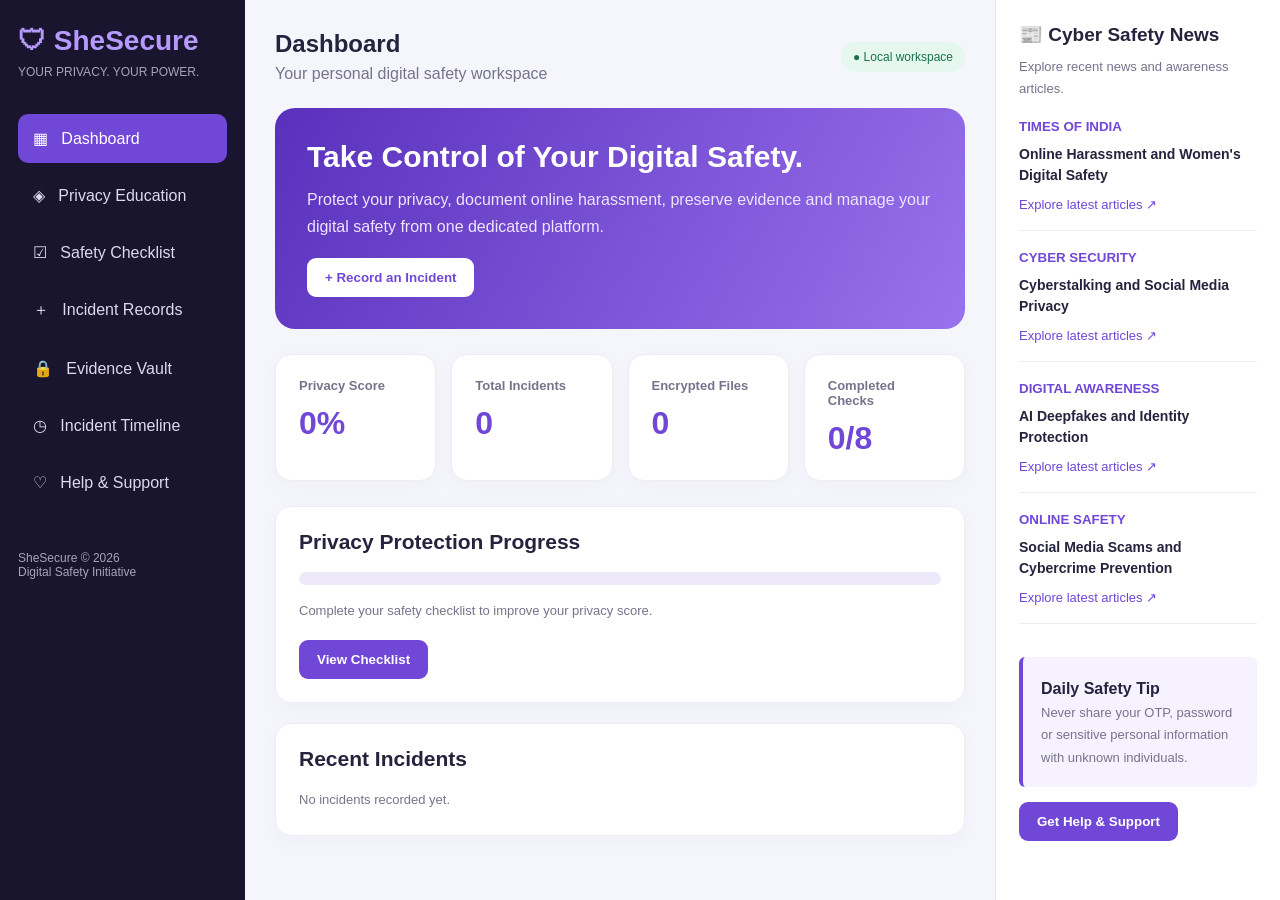
<file: index.html>
<!DOCTYPE html>
<html lang="en">
<head>
<meta charset="UTF-8">
<meta name="viewport" content="width=device-width, initial-scale=1.0">
<title>SheSecure | Digital Safety Portal</title>

<style>
* {
    box-sizing: border-box;
    margin: 0;
    padding: 0;
    font-family: 'Segoe UI', sans-serif;
}

body {
    background: #f5f5fc;
    color: #25233d;
}

.sidebar {
    width: 245px;
    height: 100vh;
    background: #19152e;
    color: white;
    position: fixed;
    padding: 25px 18px;
    overflow-y: auto;
}

.logo {
    font-size: 28px;
    font-weight: 800;
    color: #b69aff;
    margin-bottom: 8px;
}

.subtitle {
    color: #a8a3bc;
    font-size: 12px;
    margin-bottom: 35px;
}

.nav {
    padding: 15px;
    margin-bottom: 8px;
    border-radius: 10px;
    cursor: pointer;
    color: #ded9ef;
}

.nav:hover, .nav.active {
    background: #7047d7;
    color: white;
}

.main {
    margin-left: 245px;
    margin-right: 285px;
    padding: 30px;
}

.header {
    display: flex;
    justify-content: space-between;
    align-items: center;
    margin-bottom: 25px;
    gap: 15px;
}

.header p {
    color: #77738c;
    margin-top: 7px;
}

.hero {
    background: linear-gradient(120deg,#5930bc,#9972ed);
    color: white;
    padding: 32px;
    border-radius: 20px;
    margin-bottom: 25px;
}

.hero h1 {
    font-size: 30px;
    margin-bottom: 12px;
}

.hero p {
    line-height: 1.7;
    color: #eee5ff;
}

.cards {
    display: grid;
    grid-template-columns: repeat(auto-fit,minmax(145px,1fr));
    gap: 15px;
    margin-bottom: 25px;
}

.card, .panel {
    background: white;
    padding: 23px;
    border-radius: 16px;
    border: 1px solid #eeebf5;
    box-shadow: 0 5px 20px #25165008;
}

.card h3 {
    font-size: 13px;
    color: #77738c;
}

.card h2 {
    color: #7047d7;
    font-size: 32px;
    margin-top: 12px;
}

.panel {
    margin-bottom: 20px;
}

.panel h2 {
    margin-bottom: 18px;
    font-size: 21px;
}

button {
    background: #7047d7;
    color: white;
    border: none;
    padding: 12px 18px;
    border-radius: 9px;
    cursor: pointer;
    font-weight: 600;
}

button:hover {
    background: #5630bb;
}

button.danger {
    background: #fce8eb;
    color: #bd2943;
}

input:not([type=checkbox]), select, textarea {
    width: 100%;
    padding: 13px;
    margin: 8px 0 17px;
    border: 1px solid #ddd9e8;
    border-radius: 9px;
    background: #fcfbff;
    font-size: 14px;
}

textarea {
    min-height: 110px;
    resize: vertical;
}

label {
    font-size: 14px;
    font-weight: 600;
}

.section {
    display: none;
}

.section.active {
    display: block;
    animation: appear .3s ease;
}

@keyframes appear {
    from {opacity:0; transform:translateY(8px);}
    to {opacity:1; transform:translateY(0);}
}

.check {
    display: flex;
    align-items: center;
    gap: 12px;
    padding: 16px 0;
    border-bottom: 1px solid #eee;
}

.check input {
    width: 19px;
    height: 19px;
    accent-color: #7047d7;
}

.progress {
    background: #eee9fa;
    height: 13px;
    border-radius: 20px;
    overflow: hidden;
    margin: 15px 0;
}

.progress div {
    height: 100%;
    background: linear-gradient(90deg,#7047d7,#ae8bff);
    transition: width .3s;
}

.news {
    position: fixed;
    right: 0;
    top: 0;
    width: 285px;
    height: 100vh;
    background: white;
    padding: 23px;
    border-left: 1px solid #ece8f4;
    overflow-y: auto;
}

.news h2 {
    font-size: 19px;
    margin-bottom: 10px;
}

.news-item {
    padding: 17px 0;
    border-bottom: 1px solid #eee;
}

.news-item small {
    color: #7047d7;
    font-weight: 700;
}

.news-item h4 {
    font-size: 14px;
    margin: 9px 0;
    line-height: 1.5;
}

a {
    color: #7047d7;
    text-decoration: none;
    font-size: 13px;
}

.muted {
    color: #77738c;
    font-size: 13px;
    line-height: 1.7;
}

.record {
    padding: 18px;
    background: #f9f7ff;
    border: 1px solid #e9e1fa;
    border-radius: 12px;
    margin: 12px 0;
    overflow-wrap: anywhere;
}

.record h3 {
    margin-bottom: 8px;
}

.record p {
    margin: 8px 0;
    line-height: 1.6;
    white-space: pre-wrap;
}

.tag {
    display: inline-block;
    padding: 6px 10px;
    background: #eae1ff;
    color: #6039b9;
    font-size: 12px;
    border-radius: 20px;
    margin: 8px 0;
}

.timeline {
    border-left: 3px solid #9875e8;
    padding-left: 20px;
    margin-left: 8px;
}

.timeline .record {
    position: relative;
}

.timeline .record::before {
    content: '';
    position: absolute;
    left: -29px;
    top: 23px;
    width: 13px;
    height: 13px;
    border-radius: 50%;
    background: #7047d7;
}

.tip {
    padding: 18px;
    border-left: 4px solid #7047d7;
    background: #f6f2ff;
    margin: 15px 0;
    border-radius: 6px;
    line-height: 1.7;
}

.status {
    background: #e5f7ef;
    color: #18734b;
    padding: 8px 12px;
    border-radius: 20px;
    font-size: 12px;
}

#toast {
    display: none;
    position: fixed;
    bottom: 25px;
    right: 25px;
    background: #252039;
    color: white;
    padding: 16px 24px;
    border-radius: 12px;
    z-index: 100;
    max-width: 90%;
}

@media(max-width:1100px) {
    .news {
        position: static;
        width: auto;
        height: auto;
        margin-left: 245px;
    }

    .main {
        margin-right: 0;
    }
}

@media(max-width:700px) {
    .sidebar {
        position: static;
        width: 100%;
        height: auto;
    }

    .nav {
        display: inline-block;
        font-size: 12px;
        padding: 10px;
    }

    .subtitle {
        margin-bottom: 15px;
    }

    .main, .news {
        margin: 0;
        padding: 18px;
    }

    .hero h1 {
        font-size: 24px;
    }

    .header {
        flex-wrap: wrap;
    }
}
</style>
</head>

<body>

<aside class="sidebar">

    <div class="logo">🛡 SheSecure</div>
    <div class="subtitle">YOUR PRIVACY. YOUR POWER.</div>

    <div class="nav active" onclick="showPage('dashboard',this)">
        ▦ &nbsp; Dashboard
    </div>

    <div class="nav" onclick="showPage('education',this)">
        ◈ &nbsp; Privacy Education
    </div>

    <div class="nav" onclick="showPage('checklist',this)">
        ☑ &nbsp; Safety Checklist
    </div>

    <div class="nav" onclick="showPage('incidents',this)">
        ＋ &nbsp; Incident Records
    </div>

    <div class="nav" onclick="showPage('vault',this)">
        🔒 &nbsp; Evidence Vault
    </div>

    <div class="nav" onclick="showPage('timeline',this)">
        ◷ &nbsp; Incident Timeline
    </div>

    <div class="nav" onclick="showPage('support',this)">
        ♡ &nbsp; Help & Support
    </div>

    <br><br>
    <p class="subtitle">
        SheSecure © 2026<br>
        Digital Safety Initiative
    </p>

</aside>

<main class="main">

<div class="header">
    <div>
        <h2 id="pageTitle">Dashboard</h2>
        <p>Your personal digital safety workspace</p>
    </div>
    <span class="status">● Local workspace</span>
</div>

<!-- DASHBOARD -->

<section id="dashboard" class="section active">

    <div class="hero">
        <h1>Take Control of Your Digital Safety.</h1>
        <p>
            Protect your privacy, document online harassment,
            preserve evidence and manage your digital safety
            from one dedicated platform.
        </p>
        <br>
        <button style="background:white;color:#7047d7"
        onclick="showPage('incidents')">
            + Record an Incident
        </button>
    </div>

    <div class="cards">
        <div class="card">
            <h3>Privacy Score</h3>
            <h2 id="score">0%</h2>
        </div>

        <div class="card">
            <h3>Total Incidents</h3>
            <h2 id="incidentCount">0</h2>
        </div>

        <div class="card">
            <h3>Encrypted Files</h3>
            <h2 id="evidenceCount">0</h2>
        </div>

        <div class="card">
            <h3>Completed Checks</h3>
            <h2 id="checkCount">0/8</h2>
        </div>
    </div>

    <div class="panel">
        <h2>Privacy Protection Progress</h2>
        <div class="progress">
            <div id="progressBar" style="width:0%"></div>
        </div>
        <p class="muted">
            Complete your safety checklist to improve your privacy score.
        </p>
        <br>
        <button onclick="showPage('checklist')">
            View Checklist
        </button>
    </div>

    <div class="panel">
        <h2>Recent Incidents</h2>
        <div id="recentIncidents"></div>
    </div>

</section>

<!-- PRIVACY EDUCATION -->

<section id="education" class="section">

    <div class="panel">
        <h2>Digital Privacy Education</h2>

        <div class="tip">
            <h3>🔑 Password Protection</h3>
            Use strong, unique passwords for every online account.
            Enable two-factor authentication wherever possible.
        </div>

        <div class="tip">
            <h3>👤 Social Media Privacy</h3>
            Review your profile visibility, location sharing,
            friend lists and personal information.
        </div>

        <div class="tip">
            <h3>⚠ Online Harassment</h3>
            Preserve relevant messages, screenshots, URLs and dates.
            Block and report abusive accounts when safe to do so.
        </div>

        <div class="tip">
            <h3>🎣 Phishing Awareness</h3>
            Avoid suspicious links and unexpected attachments.
            Never share OTPs or account passwords.
        </div>

        <div class="tip">
            <h3>🔒 Evidence Protection</h3>
            Preserve original evidence and keep secure backups.
            Avoid publicly sharing sensitive information.
        </div>

        <div class="tip">
            <h3>📍 Location Privacy</h3>
            Disable unnecessary location permissions and
            avoid publicly sharing your live location.
        </div>

    </div>

</section>

<!-- CHECKLIST -->

<section id="checklist" class="section">

    <div class="panel">
        <h2>Personal Privacy Checklist</h2>
        <p class="muted">
            Complete each task to improve your digital safety.
        </p>
        <br>
        <div id="checklistItems"></div>
    </div>

</section>

<!-- INCIDENT RECORDS -->

<section id="incidents" class="section">

    <div class="panel">
        <h2>Record a New Incident</h2>

        <form id="incidentForm">

            <label>Incident Title</label>
            <input id="incidentTitle"
            placeholder="Enter incident title" required>

            <label>Harassment Category</label>
            <select id="category">
                <option>Cyberbullying</option>
                <option>Online Stalking</option>
                <option>Threatening Messages</option>
                <option>Identity Theft</option>
                <option>Fake Profile</option>
                <option>Privacy Violation</option>
                <option>Other</option>
            </select>

            <label>Platform</label>
            <select id="platform">
                <option>Instagram</option>
                <option>WhatsApp</option>
                <option>Facebook</option>
                <option>Telegram</option>
                <option>Email</option>
                <option>Other</option>
            </select>

            <label>Incident Date</label>
            <input type="date" id="incidentDate" required>

            <label>Severity Level</label>
            <select id="severity">
                <option>Low</option>
                <option>Medium</option>
                <option>High</option>
                <option>Critical</option>
            </select>

            <label>Incident Description</label>
            <textarea id="description"
            placeholder="Describe what happened..." required></textarea>

            <button type="submit">Save Incident</button>

        </form>
    </div>

    <div class="panel">
        <h2>Saved Incident Records</h2>
        <div id="incidentList"></div>
    </div>

</section>

<!-- EVIDENCE VAULT -->

<section id="vault" class="section">

    <div class="panel">
        <h2>🔒 Encrypted Evidence Vault</h2>

        <p class="muted">
            Encrypt screenshots, documents and other evidence
            using AES-256-GCM before storing them in this browser.
        </p>

        <br>

        <form id="evidenceForm">

            <label>Evidence File</label>
            <input type="file" id="evidenceFile" required>

            <label>Encryption Passphrase</label>
            <input type="password" id="vaultPassword"
            minlength="12"
            placeholder="Minimum 12 characters" required>

            <p class="muted">
                Remember your passphrase. It cannot be recovered
                if forgotten. Maximum file size: 2 MB.
            </p>

            <br>
            <button type="submit" id="encryptButton">
                Encrypt & Save Evidence
            </button>

        </form>
    </div>

    <div class="panel">
        <h2>Stored Evidence</h2>
        <div id="evidenceList"></div>
    </div>

</section>

<!-- TIMELINE -->

<section id="timeline" class="section">

    <div class="panel">
        <h2>Incident Timeline</h2>
        <p class="muted">
            Your recorded incidents arranged chronologically.
        </p>
        <br>
        <div class="timeline" id="timelineList"></div>
    </div>

</section>

<!-- SUPPORT -->

<section id="support" class="section">

    <div class="panel">
        <h2>Help & Support</h2>

        <div class="tip">
            <h3>National Cyber Crime Reporting Portal</h3>
            Report online harassment and cybercrime.
            <br>
            <a href="https://cybercrime.gov.in"
            target="_blank" rel="noopener noreferrer">
                Visit Official Portal ↗
            </a>
        </div>

        <div class="tip">
            <h3>1930 — Cyber Financial Fraud Helpline</h3>
            Report financial cyber fraud promptly.
        </div>

        <div class="tip">
            <h3>112 — Emergency Assistance</h3>
            Contact emergency services if you are in immediate danger.
        </div>

        <div class="tip">
            <h3>181 — Women's Helpline</h3>
            Women's assistance and support, subject to local availability.
        </div>

    </div>

    <div class="panel">
        <h2>About SheSecure</h2>
        <p class="muted">
            SheSecure is an academic digital privacy and online
            harassment evidence management project.
            This version stores data locally in your browser.
            Incident text is not encrypted. Evidence files are encrypted.
            Clearing browser data may permanently remove records.
            Use demonstration data rather than real sensitive evidence.
        </p>
    </div>

</section>

</main>

<!-- NEWS SIDEBAR -->

<aside class="news">

    <h2>📰 Cyber Safety News</h2>
    <p class="muted">Explore recent news and awareness articles.</p>

    <div class="news-item">
        <small>TIMES OF INDIA</small>
        <h4>Online Harassment and Women's Digital Safety</h4>
        <a href="https://www.google.com/search?q=site%3Atimesofindia.indiatimes.com+women+online+harassment&tbm=nws"
        target="_blank" rel="noopener noreferrer">
            Explore latest articles ↗
        </a>
    </div>

    <div class="news-item">
        <small>CYBER SECURITY</small>
        <h4>Cyberstalking and Social Media Privacy</h4>
        <a href="https://www.google.com/search?q=site%3Atimesofindia.indiatimes.com+cyberstalking&tbm=nws"
        target="_blank" rel="noopener noreferrer">
            Explore latest articles ↗
        </a>
    </div>

    <div class="news-item">
        <small>DIGITAL AWARENESS</small>
        <h4>AI Deepfakes and Identity Protection</h4>
        <a href="https://www.google.com/search?q=site%3Atimesofindia.indiatimes.com+deepfake+women&tbm=nws"
        target="_blank" rel="noopener noreferrer">
            Explore latest articles ↗
        </a>
    </div>

    <div class="news-item">
        <small>ONLINE SAFETY</small>
        <h4>Social Media Scams and Cybercrime Prevention</h4>
        <a href="https://www.google.com/search?q=site%3Atimesofindia.indiatimes.com+social+media+scams&tbm=nws"
        target="_blank" rel="noopener noreferrer">
            Explore latest articles ↗
        </a>
    </div>

    <br>

    <div class="tip">
        <strong>Daily Safety Tip</strong>
        <p class="muted">
            Never share your OTP, password or sensitive
            personal information with unknown individuals.
        </p>
    </div>

    <button onclick="showPage('support')">
        Get Help & Support
    </button>

</aside>

<div id="toast" role="status"></div>

<script>

const $ = id => document.getElementById(id);

function load(key, fallback) {
    try {
        return JSON.parse(localStorage.getItem(key)) ?? fallback;
    } catch {
        return fallback;
    }
}

let incidents = load("ss_incidents", []);
let evidence = load("ss_evidence", []);
let checks = load("ss_checks", {});

const tasks = [
    "Enable two-factor authentication",
    "Use strong and unique passwords",
    "Review social media privacy settings",
    "Disable unnecessary location sharing",
    "Remove unknown connected applications",
    "Review blocked and restricted accounts",
    "Update devices and security software",
    "Learn how to report online harassment"
];

function toast(message) {
    $("toast").textContent = message;
    $("toast").style.display = "block";
    clearTimeout(window.toastTimer);
    window.toastTimer = setTimeout(() => {
        $("toast").style.display = "none";
    }, 3500);
}

function save(key, value) {
    try {
        localStorage.setItem(key, JSON.stringify(value));
        return true;
    } catch {
        toast("Storage is full or unavailable.");
        return false;
    }
}

function escapeHTML(value) {
    const div = document.createElement("div");
    div.textContent = String(value);
    return div.innerHTML;
}

function showPage(page, element) {

    document.querySelectorAll(".section").forEach(s => {
        s.classList.remove("active");
    });

    $(page).classList.add("active");

    document.querySelectorAll(".nav").forEach(n => {
        n.classList.remove("active");
    });

    const names = {
        dashboard: "Dashboard",
        education: "Privacy Education",
        checklist: "Safety Checklist",
        incidents: "Incident Records",
        vault: "Evidence Vault",
        timeline: "Incident Timeline",
        support: "Help & Support"
    };

    $("pageTitle").textContent = names[page];

    const navs = document.querySelectorAll(".nav");
    navs[Object.keys(names).indexOf(page)]?.classList.add("active");

    window.scrollTo(0, 0);
    render();
}

function renderChecklist() {

    $("checklistItems").innerHTML = tasks.map((task,i) => `
        <label class="check">
            <input type="checkbox"
            ${checks[i] ? "checked" : ""}
            onchange="updateCheck(${i},this.checked)">
            ${task}
        </label>
    `).join("");
}

function updateCheck(index, value) {
    const updated = {...checks, [index]:value};
    if(save("ss_checks",updated)) {
        checks = updated;
    }
    render();
}

$("incidentForm").addEventListener("submit", function(e) {

    e.preventDefault();

    const incident = {
        id: crypto.randomUUID(),
        title: $("incidentTitle").value,
        category: $("category").value,
        platform: $("platform").value,
        date: $("incidentDate").value,
        severity: $("severity").value,
        description: $("description").value
    };

    const updated = [...incidents, incident];

    if(save("ss_incidents", updated)) {
        incidents = updated;
        this.reset();
        render();
        toast("Incident saved successfully!");
    }
});

function deleteIncident(id) {

    if(!confirm("Delete this incident permanently?")) return;

    const updated = incidents.filter(i => i.id !== id);

    if(save("ss_incidents",updated)) {
        incidents = updated;
        render();
        toast("Incident deleted.");
    }
}

function incidentCard(i, removable = true) {

    return `
        <div class="record">
            <h3>${escapeHTML(i.title)}</h3>

            <small class="muted">
                ${escapeHTML(i.date)} |
                ${escapeHTML(i.platform)}
            </small>

            <br>

            <span class="tag">
                ${escapeHTML(i.category)}
            </span>

            <span class="tag">
                ${escapeHTML(i.severity)} Severity
            </span>

            <p>${escapeHTML(i.description)}</p>

            ${removable ? `
                <button class="danger"
                onclick="deleteIncident('${i.id}')">
                    Delete
                </button>
            ` : ""}
        </div>
    `;
}

function toBase64(buffer) {
    const bytes = new Uint8Array(buffer);
    let binary = "";
    for(let i=0; i<bytes.length; i+=8192) {
        binary += String.fromCharCode(...bytes.subarray(i,i+8192));
    }
    return btoa(binary);
}

function fromBase64(value) {
    return Uint8Array.from(atob(value), c => c.charCodeAt(0));
}

async function deriveKey(password, salt) {

    const material = await crypto.subtle.importKey(
        "raw",
        new TextEncoder().encode(password),
        "PBKDF2",
        false,
        ["deriveKey"]
    );

    return crypto.subtle.deriveKey(
        {
            name: "PBKDF2",
            salt: salt,
            iterations: 600000,
            hash: "SHA-256"
        },
        material,
        {
            name: "AES-GCM",
            length: 256
        },
        false,
        ["encrypt","decrypt"]
    );
}

$("evidenceForm").addEventListener("submit", async function(e) {

    e.preventDefault();

    const file = $("evidenceFile").files[0];
    const password = $("vaultPassword").value;

    if(!file) return;

    if(file.size > 2 * 1024 * 1024) {
        toast("Please select a file smaller than 2 MB.");
        return;
    }

    $("encryptButton").disabled = true;

    try {

        const salt = crypto.getRandomValues(new Uint8Array(16));
        const iv = crypto.getRandomValues(new Uint8Array(12));

        const key = await deriveKey(password,salt);

        const encrypted = await crypto.subtle.encrypt(
            {name:"AES-GCM",iv:iv},
            key,
            await file.arrayBuffer()
        );

        const item = {
            id: crypto.randomUUID(),
            name: file.name,
            type: file.type,
            date: new Date().toLocaleString(),
            salt: toBase64(salt),
            iv: toBase64(iv),
            data: toBase64(encrypted)
        };

        const updated = [...evidence,item];

        if(save("ss_evidence",updated)) {
            evidence = updated;
            this.reset();
            render();
            toast("Evidence encrypted and saved!");
        }

    } catch {
        toast("Encryption failed. Please use an HTTPS website.");
    } finally {
        $("encryptButton").disabled = false;
    }
});

async function downloadEvidence(id) {

    const item = evidence.find(i => i.id === id);

    if(!item) return;

    const password = prompt("Enter your encryption passphrase:");

    if(!password) return;

    try {

        const key = await deriveKey(
            password,
            fromBase64(item.salt)
        );

        const decrypted = await crypto.subtle.decrypt(
            {
                name:"AES-GCM",
                iv:fromBase64(item.iv)
            },
            key,
            fromBase64(item.data)
        );

        const blob = new Blob(
            [decrypted],
            {type:"application/octet-stream"}
        );

        const url = URL.createObjectURL(blob);
        const a = document.createElement("a");

        a.href = url;
        a.download = item.name;
        a.click();

        setTimeout(() => URL.revokeObjectURL(url),1000);

        toast("Evidence decrypted successfully.");

    } catch {
        toast("Incorrect passphrase or damaged evidence.");
    }
}

function deleteEvidence(id) {

    if(!confirm("Permanently delete this evidence?")) return;

    const updated = evidence.filter(i => i.id !== id);

    if(save("ss_evidence",updated)) {
        evidence = updated;
        render();
        toast("Evidence deleted.");
    }
}

function render() {

    const completed = tasks.filter((_,i) => checks[i]).length;

    const score = Math.round(completed / tasks.length * 100);

    $("score").textContent = score + "%";
    $("checkCount").textContent = completed + "/8";
    $("incidentCount").textContent = incidents.length;
    $("evidenceCount").textContent = evidence.length;
    $("progressBar").style.width = score + "%";

    renderChecklist();

    const sorted = [...incidents].sort(
        (a,b) => b.date.localeCompare(a.date)
    );

    const empty = '<p class="muted">No incidents recorded yet.</p>';

    $("incidentList").innerHTML =
        sorted.map(i => incidentCard(i)).join("") || empty;

    $("recentIncidents").innerHTML =
        sorted.slice(0,3).map(i => incidentCard(i,false)).join("") || empty;

    $("timelineList").innerHTML =
        sorted.map(i => incidentCard(i,false)).join("") || empty;

    $("evidenceList").innerHTML = evidence.map(i => `

        <div class="record">
            <h3>🔒 ${escapeHTML(i.name)}</h3>

            <p class="muted">${escapeHTML(i.date)}</p>

            <span class="tag">AES-256-GCM Encrypted</span>

            <br><br>

            <button onclick="downloadEvidence('${i.id}')">
                Decrypt & Download
            </button>

            <button class="danger"
            onclick="deleteEvidence('${i.id}')">
                Delete
            </button>
        </div>

    `).join("") ||
    '<p class="muted">No evidence uploaded yet.</p>';
}

render();

</script>

</body>
</html>
</file>
